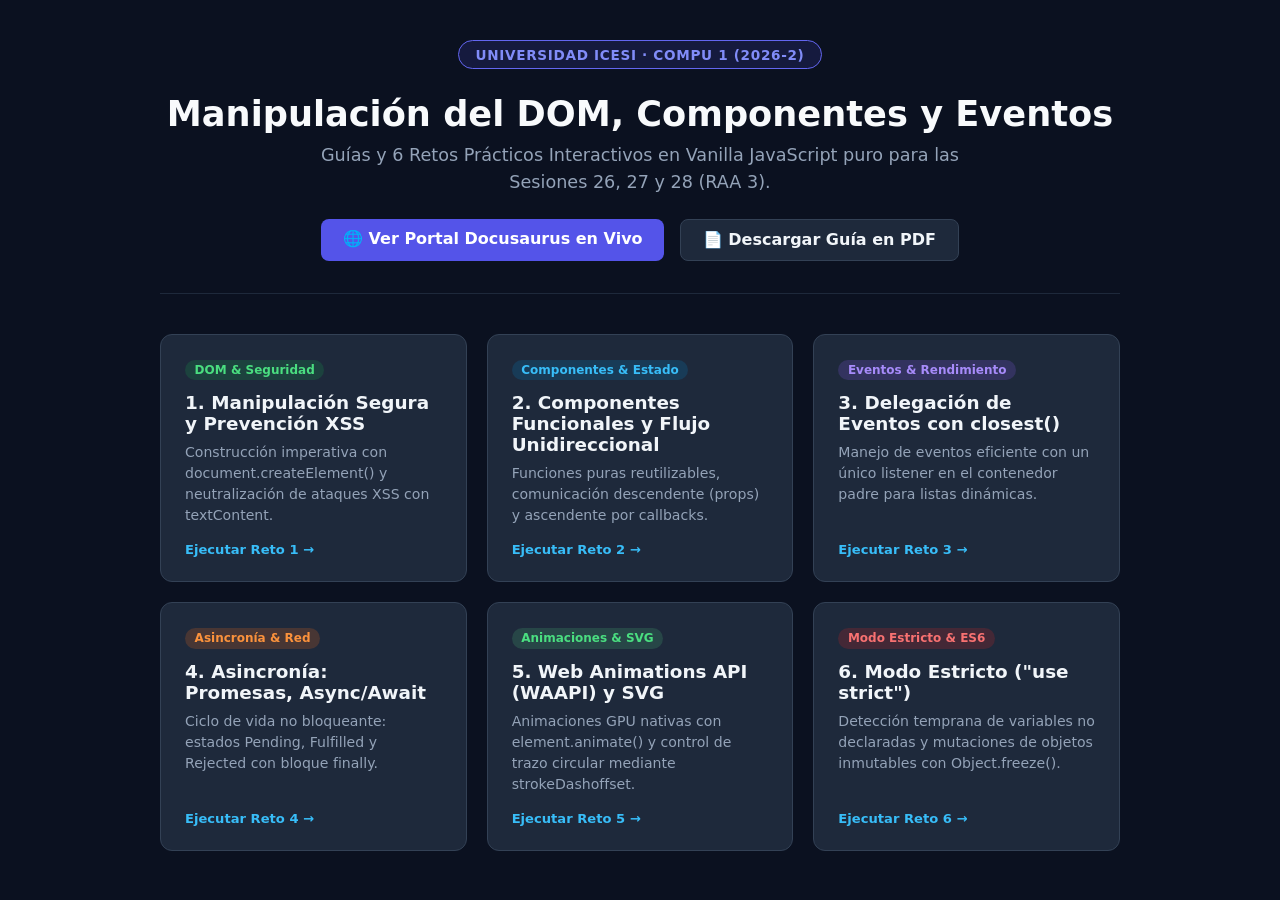
<file: index.html>
<!DOCTYPE html>
<html lang="es">
<head>
  <meta charset="UTF-8" />
  <meta name="viewport" content="width=device-width, initial-scale=1.0" />
  <title>Taller y Retos: DOM, Componentes y Eventos en Vanilla JS · Compu 1</title>
  <style>
    * { box-sizing: border-box; }
    body {
      margin: 0;
      padding: 2.5rem 1.5rem;
      background: #0b1120;
      color: #f8fafc;
      font-family: system-ui, -apple-system, BlinkMacSystemFont, "Segoe UI", Roboto, sans-serif;
    }
    .container { max-width: 960px; margin: 0 auto; }
    .hero {
      text-align: center;
      margin-bottom: 2.5rem;
      padding-bottom: 2rem;
      border-bottom: 1px solid #1e293b;
    }
    .hero-badge {
      display: inline-block;
      background: rgba(84, 84, 233, 0.15);
      color: #818cf8;
      border: 1px solid #6366f1;
      padding: 0.35rem 1rem;
      border-radius: 9999px;
      font-size: 0.85rem;
      font-weight: 700;
      margin-bottom: 1rem;
      letter-spacing: 0.05em;
    }
    h1 { font-size: 2.2rem; margin: 0.5rem 0; color: #f8fafc; }
    .subtitle { color: #94a3b8; font-size: 1.1rem; max-width: 700px; margin: 0.5rem auto 1.5rem; line-height: 1.5; }
    .links-bar {
      display: flex;
      justify-content: center;
      gap: 1rem;
      flex-wrap: wrap;
    }
    .btn-portal {
      background: #5454e9;
      color: white;
      text-decoration: none;
      padding: 0.65rem 1.35rem;
      border-radius: 8px;
      font-weight: 700;
      transition: background 0.2s;
    }
    .btn-portal:hover { background: #4338ca; }
    .btn-pdf {
      background: #1e293b;
      color: #f1f5f9;
      text-decoration: none;
      padding: 0.65rem 1.35rem;
      border-radius: 8px;
      font-weight: 700;
      border: 1px solid #334155;
      transition: all 0.2s;
    }
    .btn-pdf:hover { background: #334155; }
    .grid {
      display: grid;
      grid-template-columns: repeat(auto-fit, minmax(280px, 1fr));
      gap: 1.25rem;
      margin-top: 2rem;
    }
    .card {
      background: #1e293b;
      border: 1px solid #334155;
      border-radius: 12px;
      padding: 1.5rem;
      display: flex;
      flex-direction: column;
      justify-content: space-between;
      transition: transform 0.2s, border-color 0.2s;
      text-decoration: none;
      color: inherit;
    }
    .card:hover {
      transform: translateY(-3px);
      border-color: #38bdf8;
    }
    .card-badge {
      display: inline-block;
      font-size: 0.75rem;
      font-weight: 700;
      padding: 0.2rem 0.6rem;
      border-radius: 9999px;
      margin-bottom: 0.75rem;
      width: fit-content;
    }
    .card h3 { margin: 0 0 0.5rem 0; font-size: 1.15rem; color: #f1f5f9; }
    .card p { margin: 0 0 1rem 0; font-size: 0.88rem; color: #94a3b8; line-height: 1.5; flex-grow: 1; }
    .card-footer {
      font-size: 0.82rem;
      font-weight: 600;
      color: #38bdf8;
      display: flex;
      align-items: center;
      gap: 0.4rem;
    }
  </style>
</head>
<body>
  <div class="container">
    <div class="hero">
      <div class="hero-badge">UNIVERSIDAD ICESI · COMPU 1 (2026-2)</div>
      <h1>Manipulación del DOM, Componentes y Eventos</h1>
      <p class="subtitle">Guías y 6 Retos Prácticos Interactivos en Vanilla JavaScript puro para las Sesiones 26, 27 y 28 (RAA 3).</p>
      <div class="links-bar">
        <a class="btn-portal" href="http://192.168.131.10/iaslab/compu1/docs/talleres/taller-dom-vanillajs-componentes/" target="_blank">🌐 Ver Portal Docusaurus en Vivo</a>
        <a class="btn-pdf" href="guias/Taller_DOM_VanillaJS_Componentes_Eventos.pdf" target="_blank">📄 Descargar Guía en PDF</a>
      </div>
    </div>

    <div class="grid">
      <a class="card" href="retos/01-dom-seguro-xss/index.html">
        <div>
          <span class="card-badge" style="background: rgba(22, 163, 74, 0.2); color: #4ade80;">DOM & Seguridad</span>
          <h3>1. Manipulación Segura y Prevención XSS</h3>
          <p>Construcción imperativa con document.createElement() y neutralización de ataques XSS con textContent.</p>
        </div>
        <div class="card-footer">Ejecutar Reto 1 →</div>
      </a>

      <a class="card" href="retos/02-componentes-funcionales/index.html">
        <div>
          <span class="card-badge" style="background: rgba(2, 132, 199, 0.2); color: #38bdf8;">Componentes & Estado</span>
          <h3>2. Componentes Funcionales y Flujo Unidireccional</h3>
          <p>Funciones puras reutilizables, comunicación descendente (props) y ascendente por callbacks.</p>
        </div>
        <div class="card-footer">Ejecutar Reto 2 →</div>
      </a>

      <a class="card" href="retos/03-delegacion-eventos/index.html">
        <div>
          <span class="card-badge" style="background: rgba(134, 92, 240, 0.2); color: #a78bfa;">Eventos & Rendimiento</span>
          <h3>3. Delegación de Eventos con closest()</h3>
          <p>Manejo de eventos eficiente con un único listener en el contenedor padre para listas dinámicas.</p>
        </div>
        <div class="card-footer">Ejecutar Reto 3 →</div>
      </a>

      <a class="card" href="retos/04-promesas-asincronia/index.html">
        <div>
          <span class="card-badge" style="background: rgba(240, 104, 26, 0.2); color: #fb923c;">Asincronía & Red</span>
          <h3>4. Asincronía: Promesas, Async/Await</h3>
          <p>Ciclo de vida no bloqueante: estados Pending, Fulfilled y Rejected con bloque finally.</p>
        </div>
        <div class="card-footer">Ejecutar Reto 4 →</div>
      </a>

      <a class="card" href="retos/05-waapi-animaciones-svg/index.html">
        <div>
          <span class="card-badge" style="background: rgba(76, 185, 120, 0.2); color: #4ade80;">Animaciones & SVG</span>
          <h3>5. Web Animations API (WAAPI) y SVG</h3>
          <p>Animaciones GPU nativas con element.animate() y control de trazo circular mediante strokeDashoffset.</p>
        </div>
        <div class="card-footer">Ejecutar Reto 5 →</div>
      </a>

      <a class="card" href="retos/06-modo-estricto-diagnostico/index.html">
        <div>
          <span class="card-badge" style="background: rgba(220, 38, 38, 0.2); color: #f87171;">Modo Estricto & ES6</span>
          <h3>6. Modo Estricto ("use strict")</h3>
          <p>Detección temprana de variables no declaradas y mutaciones de objetos inmutables con Object.freeze().</p>
        </div>
        <div class="card-footer">Ejecutar Reto 6 →</div>
      </a>
    </div>
  </div>
</body>
</html>
</file>
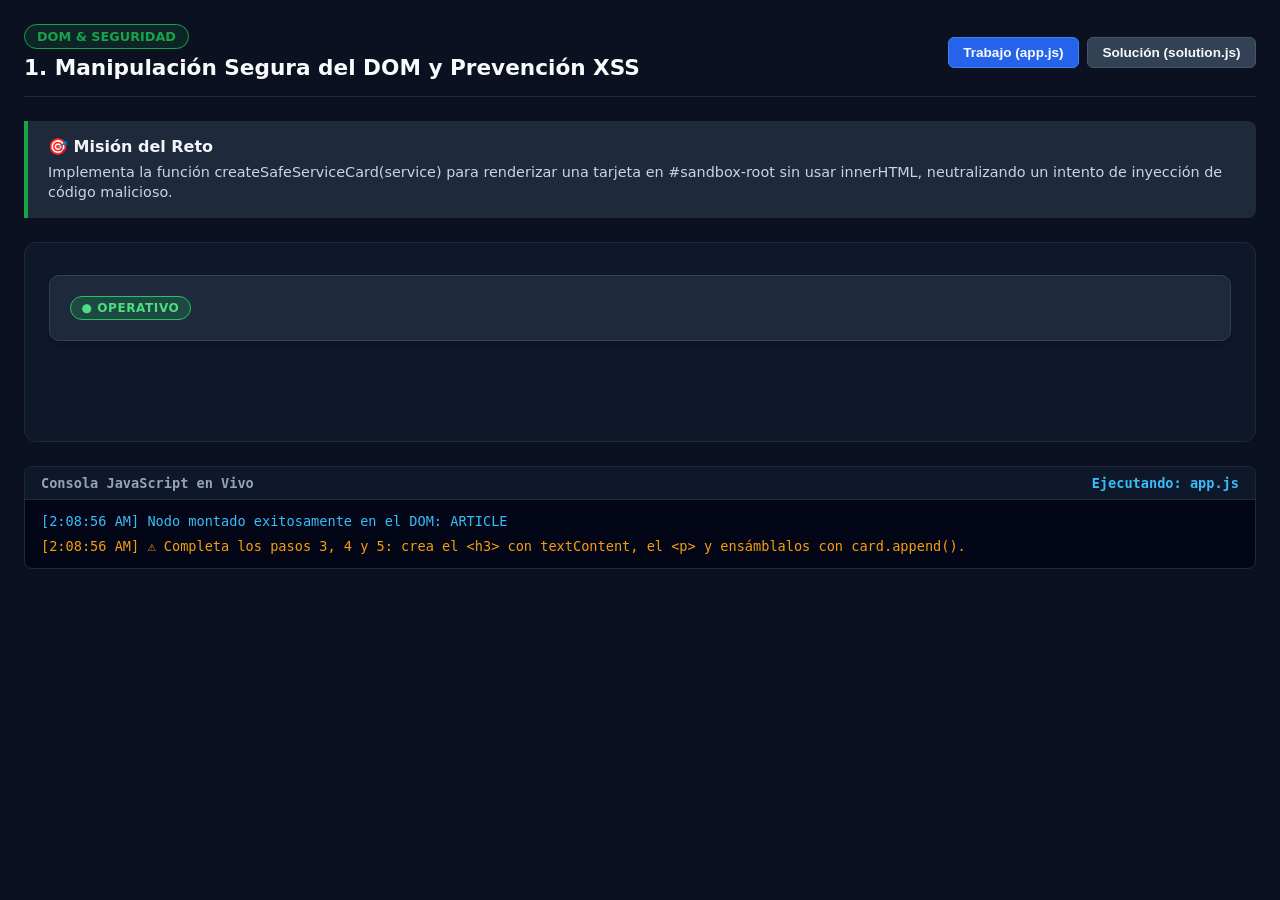
<file: retos/01-dom-seguro-xss/index.html>
<!DOCTYPE html>
<html lang="es">
<head>
  <meta charset="UTF-8" />
  <meta name="viewport" content="width=device-width, initial-scale=1.0" />
  <title>Reto 1 - 1. Manipulación Segura del DOM y Prevención XSS</title>
  <style>
    * { box-sizing: border-box; }
    body {
      margin: 0;
      padding: 1.5rem;
      background: #0b1120;
      color: #f8fafc;
      font-family: system-ui, -apple-system, BlinkMacSystemFont, "Segoe UI", Roboto, sans-serif;
    }
    .header-bar {
      display: flex;
      justify-content: space-between;
      align-items: center;
      flex-wrap: wrap;
      gap: 1rem;
      padding-bottom: 1rem;
      border-bottom: 1px solid #1e293b;
      margin-bottom: 1.5rem;
    }
    .badge {
      display: inline-block;
      background: #16a34a22;
      color: #16a34a;
      border: 1px solid #16a34a;
      padding: 0.25rem 0.75rem;
      border-radius: 9999px;
      font-size: 0.8rem;
      font-weight: 700;
      text-transform: uppercase;
    }
    .btn-switch {
      background: #334155;
      color: #f8fafc;
      border: 1px solid #475569;
      padding: 0.45rem 0.9rem;
      border-radius: 6px;
      font-size: 0.85rem;
      font-weight: 600;
      cursor: pointer;
      transition: all 0.2s;
    }
    .btn-switch:hover { background: #475569; }
    .btn-switch.active {
      background: #2563eb;
      border-color: #3b82f6;
    }
    .card-mission {
      background: #1e293b;
      border-left: 4px solid #16a34a;
      border-radius: 0 8px 8px 0;
      padding: 1rem 1.25rem;
      margin-bottom: 1.5rem;
    }
    .card-mission h4 { margin: 0 0 0.35rem 0; font-size: 1rem; color: #f1f5f9; }
    .card-mission p { margin: 0; font-size: 0.9rem; color: #cbd5e1; line-height: 1.4; }
    #sandbox-root {
      background: #0f172a;
      border: 1px solid #1e293b;
      border-radius: 12px;
      padding: 1.5rem;
      min-height: 200px;
    }
    .console-panel {
      margin-top: 1.5rem;
      background: #020617;
      border: 1px solid #1e293b;
      border-radius: 8px;
      font-family: ui-monospace, SFMono-Regular, Menlo, Monaco, Consolas, monospace;
      font-size: 0.85rem;
      overflow: hidden;
    }
    .console-header {
      background: #0f172a;
      padding: 0.5rem 1rem;
      font-weight: 700;
      color: #94a3b8;
      border-bottom: 1px solid #1e293b;
      display: flex;
      justify-content: space-between;
    }
    .console-body {
      padding: 0.75rem 1rem;
      max-height: 180px;
      overflow-y: auto;
      display: flex;
      flex-direction: column;
      gap: 0.35rem;
    }
    .log-entry { line-height: 1.4; }
    .log-info { color: #38bdf8; }
    .log-warn { color: #f59e0b; }
    .log-error { color: #f87171; }
    .log-success { color: #4ade80; }
  </style>
  <link rel="stylesheet" href="styles.css" />
</head>
<body>
  <div class="header-bar">
    <div>
      <span class="badge">DOM & Seguridad</span>
      <h2 style="margin: 0.4rem 0 0 0; font-size: 1.35rem;">1. Manipulación Segura del DOM y Prevención XSS</h2>
    </div>
    <div style="display: flex; gap: 0.5rem; align-items: center;">
      <button id="btn-starter" class="btn-switch active" onclick="loadScript('app.js')">Trabajo (app.js)</button>
      <button id="btn-solution" class="btn-switch" onclick="loadScript('solution.js')">Solución (solution.js)</button>
    </div>
  </div>

  <div class="card-mission">
    <h4>🎯 Misión del Reto</h4>
    <p>Implementa la función createSafeServiceCard(service) para renderizar una tarjeta en #sandbox-root sin usar innerHTML, neutralizando un intento de inyección de código malicioso.</p>
  </div>

  <!-- Raíz de Montaje del DOM -->
  <div id="sandbox-root"></div>

  <!-- Consola en Vivo -->
  <div class="console-panel">
    <div class="console-header">
      <span>Consola JavaScript en Vivo</span>
      <span id="active-script-label" style="color: #38bdf8;">Ejecutando: app.js</span>
    </div>
    <div id="console-output" class="console-body"></div>
  </div>

  <script>
    // Interceptor de consola
    const consoleBox = document.getElementById("console-output");
    function appendLog(type, text) {
      if (!consoleBox) return;
      const el = document.createElement("div");
      el.className = "log-entry log-" + type;
      el.textContent = "[" + new Date().toLocaleTimeString() + "] " + text;
      consoleBox.appendChild(el);
      consoleBox.scrollTop = consoleBox.scrollHeight;
    }

    const _origLog = console.log;
    const _origWarn = console.warn;
    const _origError = console.error;
    const _origInfo = console.info;

    console.log = function(...args) {
      const msg = args.map(a => typeof a === 'object' ? JSON.stringify(a) : String(a)).join(' ');
      appendLog(msg.includes('✅') ? 'success' : 'info', msg);
      _origLog.apply(console, args);
    };
    console.warn = function(...args) {
      appendLog('warn', args.join(' '));
      _origWarn.apply(console, args);
    };
    console.error = function(...args) {
      appendLog('error', args.join(' '));
      _origError.apply(console, args);
    };
    console.info = function(...args) {
      appendLog('info', args.join(' '));
      _origInfo.apply(console, args);
    };

    window.addEventListener("error", function(e) {
      appendLog('error', "Error en ejecución: " + e.message);
    });

    function resetSandbox() {
      consoleBox.innerHTML = "";
      const root = document.getElementById("sandbox-root");
      if (root) root.innerHTML = "";
    }

    function runHarnessPre() {
      try {
        
// --- [HARNESS OCULTO - CONFIGURACIÓN DEL ENTORNO] ---
window.__xssExploited = false;
window.__hacked = function() {
  window.__xssExploited = true;
  console.error("🚨 CRÍTICO: XSS detectado! Se ejecutó código malicioso a través de innerHTML.");
};

const root = document.getElementById("sandbox-root");
if (root) root.innerHTML = "";

// Payload malicioso simulando respuesta de backend no sanitizada
window.maliciousService = {
  id: "srv-auth-99",
  name: "<img src=invalid-img onerror='window.__hacked()'> Auth-Gateway V2",
  status: "active",
  latency: 34,
  version: "2.4.1"
};
    
      } catch(e) {
        console.error("Fallo en setup:", e.message);
      }
    }

    function runHarnessPost() {
      try {
        
// --- [HARNESS OCULTO - VALIDACIÓN AUTOMATIZADA] ---
setTimeout(() => {
  const root = document.getElementById("sandbox-root");
  if (window.__xssExploited) {
    console.error("❌ EVALUACIÓN FALLIDA: Se detectó inyección XSS. Has usado innerHTML en lugar de textContent.");
  } else {
    const card = root ? root.querySelector(".service-card") : null;
    const h3 = card ? card.querySelector("h3") : null;
    const p = card ? card.querySelector(".metric-text") : null;

    if (card && h3 && p && h3.textContent.includes("Auth-Gateway")) {
      console.log("✅ EVALUACIÓN EXITOSA: La tarjeta se montó limpiamente en memoria, 100% inmune a XSS.");
    } else {
      console.warn("⚠️ Completa los pasos 3, 4 y 5: crea el <h3> con textContent, el <p> y ensámblalos con card.append().");
    }
  }
}, 100);
    
      } catch(e) {
        console.error("Fallo en verificación:", e.message);
      }
    }

    function loadScript(scriptName) {
      resetSandbox();
      document.getElementById("btn-starter").className = scriptName === 'app.js' ? 'btn-switch active' : 'btn-switch';
      document.getElementById("btn-solution").className = scriptName === 'solution.js' ? 'btn-switch active' : 'btn-switch';
      document.getElementById("active-script-label").textContent = "Ejecutando: " + scriptName;

      runHarnessPre();

      // Cargar script dinámicamente
      fetch(scriptName + "?t=" + Date.now())
        .then(res => res.text())
        .then(code => {
          try {
            const runner = new Function(code);
            runner();
            runHarnessPost();
          } catch(err) {
            console.error("Error (" + err.name + "): " + err.message);
          }
        })
        .catch(err => {
          console.error("Error al cargar " + scriptName + ":", err.message);
        });
    }

    // Inicializar al cargar
    window.addEventListener("DOMContentLoaded", () => {
      loadScript("app.js");
    });
  </script>
</body>
</html>
</file>
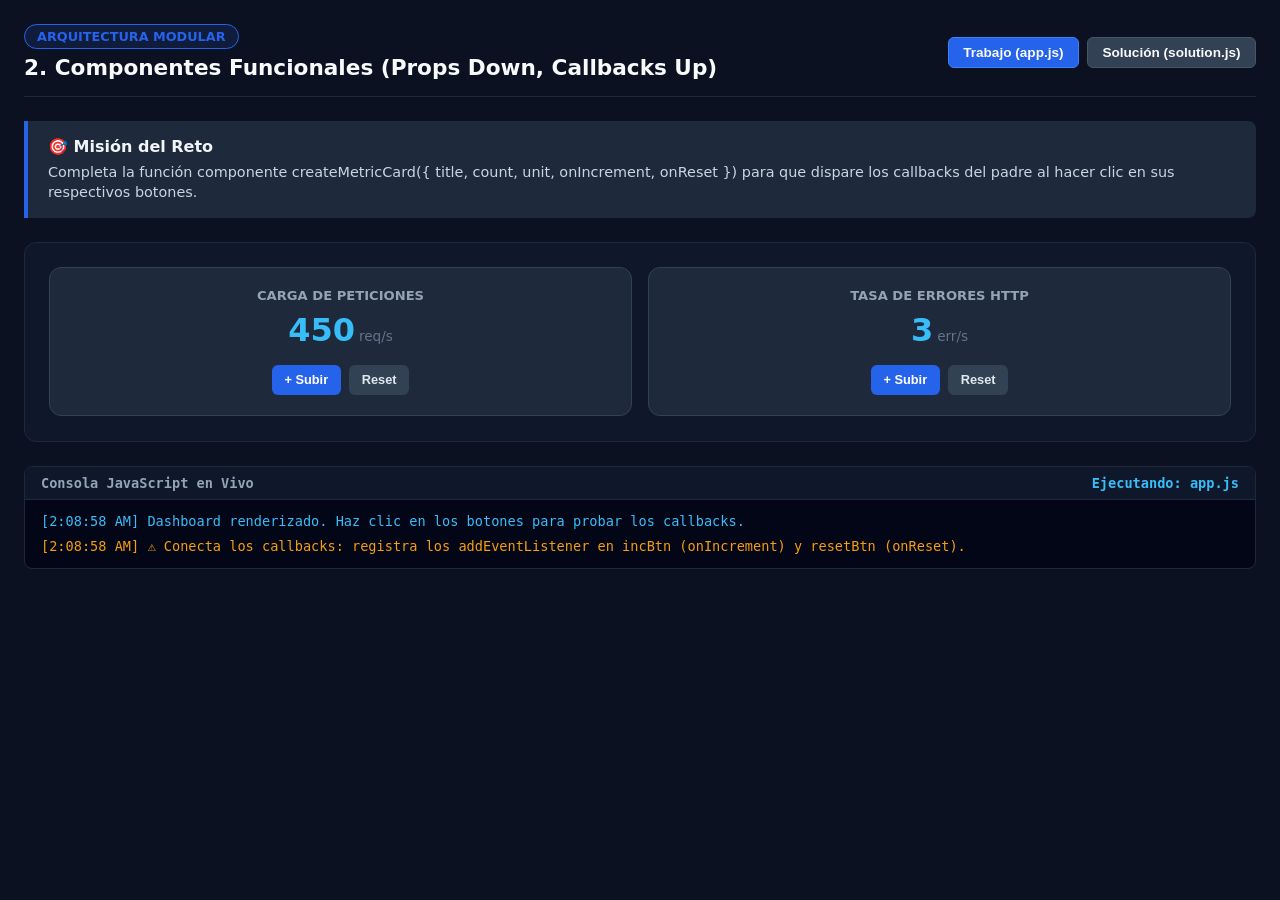
<file: retos/02-componentes-funcionales/index.html>
<!DOCTYPE html>
<html lang="es">
<head>
  <meta charset="UTF-8" />
  <meta name="viewport" content="width=device-width, initial-scale=1.0" />
  <title>Reto 2 - 2. Componentes Funcionales (Props Down, Callbacks Up)</title>
  <style>
    * { box-sizing: border-box; }
    body {
      margin: 0;
      padding: 1.5rem;
      background: #0b1120;
      color: #f8fafc;
      font-family: system-ui, -apple-system, BlinkMacSystemFont, "Segoe UI", Roboto, sans-serif;
    }
    .header-bar {
      display: flex;
      justify-content: space-between;
      align-items: center;
      flex-wrap: wrap;
      gap: 1rem;
      padding-bottom: 1rem;
      border-bottom: 1px solid #1e293b;
      margin-bottom: 1.5rem;
    }
    .badge {
      display: inline-block;
      background: #2563eb22;
      color: #2563eb;
      border: 1px solid #2563eb;
      padding: 0.25rem 0.75rem;
      border-radius: 9999px;
      font-size: 0.8rem;
      font-weight: 700;
      text-transform: uppercase;
    }
    .btn-switch {
      background: #334155;
      color: #f8fafc;
      border: 1px solid #475569;
      padding: 0.45rem 0.9rem;
      border-radius: 6px;
      font-size: 0.85rem;
      font-weight: 600;
      cursor: pointer;
      transition: all 0.2s;
    }
    .btn-switch:hover { background: #475569; }
    .btn-switch.active {
      background: #2563eb;
      border-color: #3b82f6;
    }
    .card-mission {
      background: #1e293b;
      border-left: 4px solid #2563eb;
      border-radius: 0 8px 8px 0;
      padding: 1rem 1.25rem;
      margin-bottom: 1.5rem;
    }
    .card-mission h4 { margin: 0 0 0.35rem 0; font-size: 1rem; color: #f1f5f9; }
    .card-mission p { margin: 0; font-size: 0.9rem; color: #cbd5e1; line-height: 1.4; }
    #sandbox-root {
      background: #0f172a;
      border: 1px solid #1e293b;
      border-radius: 12px;
      padding: 1.5rem;
      min-height: 200px;
    }
    .console-panel {
      margin-top: 1.5rem;
      background: #020617;
      border: 1px solid #1e293b;
      border-radius: 8px;
      font-family: ui-monospace, SFMono-Regular, Menlo, Monaco, Consolas, monospace;
      font-size: 0.85rem;
      overflow: hidden;
    }
    .console-header {
      background: #0f172a;
      padding: 0.5rem 1rem;
      font-weight: 700;
      color: #94a3b8;
      border-bottom: 1px solid #1e293b;
      display: flex;
      justify-content: space-between;
    }
    .console-body {
      padding: 0.75rem 1rem;
      max-height: 180px;
      overflow-y: auto;
      display: flex;
      flex-direction: column;
      gap: 0.35rem;
    }
    .log-entry { line-height: 1.4; }
    .log-info { color: #38bdf8; }
    .log-warn { color: #f59e0b; }
    .log-error { color: #f87171; }
    .log-success { color: #4ade80; }
  </style>
  <link rel="stylesheet" href="styles.css" />
</head>
<body>
  <div class="header-bar">
    <div>
      <span class="badge">Arquitectura Modular</span>
      <h2 style="margin: 0.4rem 0 0 0; font-size: 1.35rem;">2. Componentes Funcionales (Props Down, Callbacks Up)</h2>
    </div>
    <div style="display: flex; gap: 0.5rem; align-items: center;">
      <button id="btn-starter" class="btn-switch active" onclick="loadScript('app.js')">Trabajo (app.js)</button>
      <button id="btn-solution" class="btn-switch" onclick="loadScript('solution.js')">Solución (solution.js)</button>
    </div>
  </div>

  <div class="card-mission">
    <h4>🎯 Misión del Reto</h4>
    <p>Completa la función componente createMetricCard({ title, count, unit, onIncrement, onReset }) para que dispare los callbacks del padre al hacer clic en sus respectivos botones.</p>
  </div>

  <!-- Raíz de Montaje del DOM -->
  <div id="sandbox-root"></div>

  <!-- Consola en Vivo -->
  <div class="console-panel">
    <div class="console-header">
      <span>Consola JavaScript en Vivo</span>
      <span id="active-script-label" style="color: #38bdf8;">Ejecutando: app.js</span>
    </div>
    <div id="console-output" class="console-body"></div>
  </div>

  <script>
    // Interceptor de consola
    const consoleBox = document.getElementById("console-output");
    function appendLog(type, text) {
      if (!consoleBox) return;
      const el = document.createElement("div");
      el.className = "log-entry log-" + type;
      el.textContent = "[" + new Date().toLocaleTimeString() + "] " + text;
      consoleBox.appendChild(el);
      consoleBox.scrollTop = consoleBox.scrollHeight;
    }

    const _origLog = console.log;
    const _origWarn = console.warn;
    const _origError = console.error;
    const _origInfo = console.info;

    console.log = function(...args) {
      const msg = args.map(a => typeof a === 'object' ? JSON.stringify(a) : String(a)).join(' ');
      appendLog(msg.includes('✅') ? 'success' : 'info', msg);
      _origLog.apply(console, args);
    };
    console.warn = function(...args) {
      appendLog('warn', args.join(' '));
      _origWarn.apply(console, args);
    };
    console.error = function(...args) {
      appendLog('error', args.join(' '));
      _origError.apply(console, args);
    };
    console.info = function(...args) {
      appendLog('info', args.join(' '));
      _origInfo.apply(console, args);
    };

    window.addEventListener("error", function(e) {
      appendLog('error', "Error en ejecución: " + e.message);
    });

    function resetSandbox() {
      consoleBox.innerHTML = "";
      const root = document.getElementById("sandbox-root");
      if (root) root.innerHTML = "";
    }

    function runHarnessPre() {
      try {
        
// --- [HARNESS OCULTO - RESET DEL DOM] ---
window.__state = {
  peticionesPorSegundo: 450,
  erroresDetectados: 3
};
const root = document.getElementById("sandbox-root");
if (root) root.innerHTML = "";
    
      } catch(e) {
        console.error("Fallo en setup:", e.message);
      }
    }

    function runHarnessPost() {
      try {
        
// --- [HARNESS OCULTO - TEST] ---
setTimeout(() => {
  const root = document.getElementById("sandbox-root");
  const cards = root ? root.querySelectorAll(".metric-card") : [];
  if (cards.length !== 2) {
    console.warn("⚠️ Se esperaban 2 tarjetas .metric-card en el dashboard.");
    return;
  }
  const incBtn = cards[0].querySelector(".btn-primary");
  const stateRef = window.__state;
  if (!stateRef) return;
  const valBefore = stateRef.peticionesPorSegundo;
  if (incBtn) incBtn.click();
  if (stateRef.peticionesPorSegundo > valBefore) {
    console.log("✅ EVALUACIÓN EXITOSA: Callbacks conectados. El componente hijo comunica eventos al padre.");
  } else {
    console.warn("⚠️ Conecta los callbacks: registra los addEventListener en incBtn (onIncrement) y resetBtn (onReset).");
  }
}, 100);
    
      } catch(e) {
        console.error("Fallo en verificación:", e.message);
      }
    }

    function loadScript(scriptName) {
      resetSandbox();
      document.getElementById("btn-starter").className = scriptName === 'app.js' ? 'btn-switch active' : 'btn-switch';
      document.getElementById("btn-solution").className = scriptName === 'solution.js' ? 'btn-switch active' : 'btn-switch';
      document.getElementById("active-script-label").textContent = "Ejecutando: " + scriptName;

      runHarnessPre();

      // Cargar script dinámicamente
      fetch(scriptName + "?t=" + Date.now())
        .then(res => res.text())
        .then(code => {
          try {
            const runner = new Function(code);
            runner();
            runHarnessPost();
          } catch(err) {
            console.error("Error (" + err.name + "): " + err.message);
          }
        })
        .catch(err => {
          console.error("Error al cargar " + scriptName + ":", err.message);
        });
    }

    // Inicializar al cargar
    window.addEventListener("DOMContentLoaded", () => {
      loadScript("app.js");
    });
  </script>
</body>
</html>
</file>
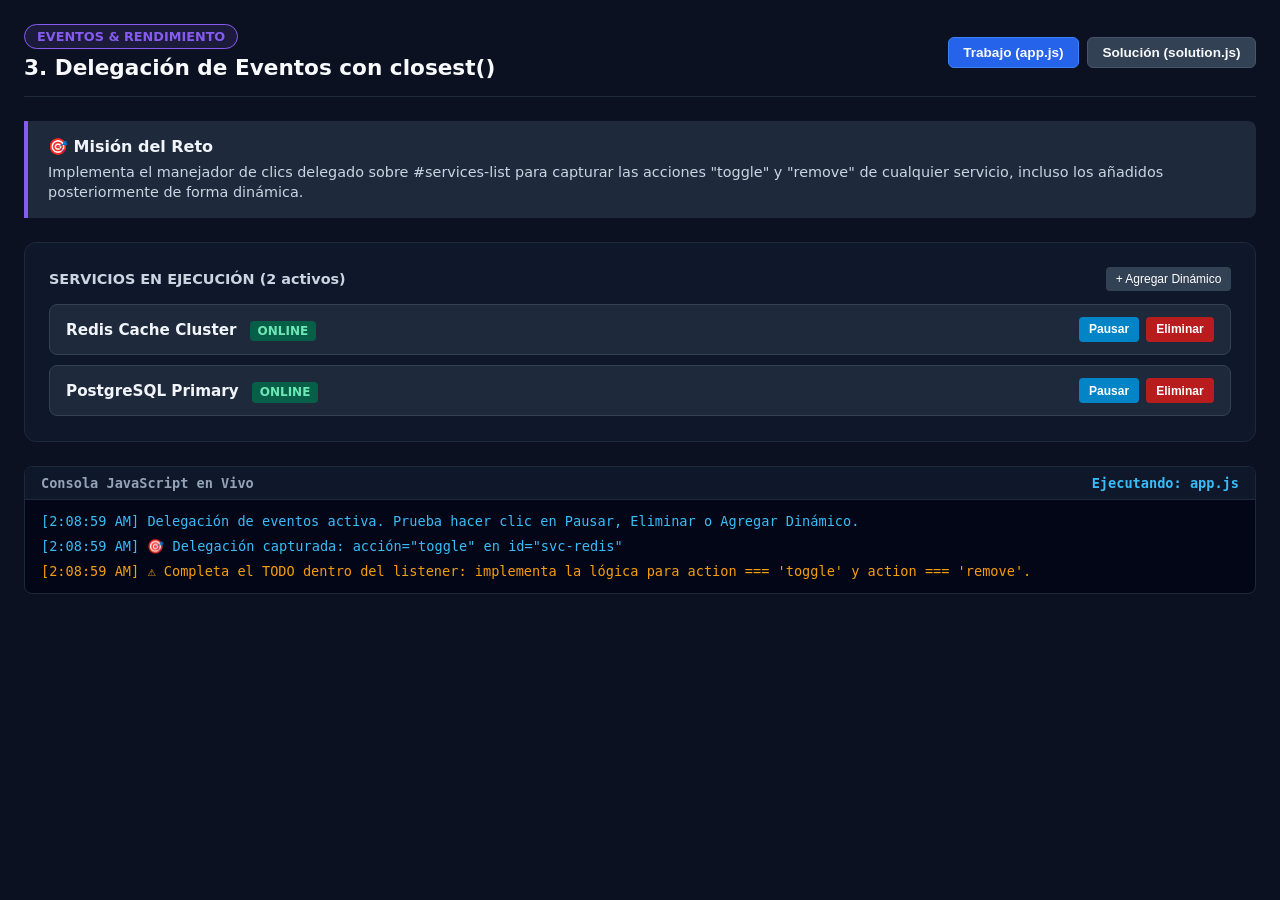
<file: retos/03-delegacion-eventos/index.html>
<!DOCTYPE html>
<html lang="es">
<head>
  <meta charset="UTF-8" />
  <meta name="viewport" content="width=device-width, initial-scale=1.0" />
  <title>Reto 3 - 3. Delegación de Eventos con closest()</title>
  <style>
    * { box-sizing: border-box; }
    body {
      margin: 0;
      padding: 1.5rem;
      background: #0b1120;
      color: #f8fafc;
      font-family: system-ui, -apple-system, BlinkMacSystemFont, "Segoe UI", Roboto, sans-serif;
    }
    .header-bar {
      display: flex;
      justify-content: space-between;
      align-items: center;
      flex-wrap: wrap;
      gap: 1rem;
      padding-bottom: 1rem;
      border-bottom: 1px solid #1e293b;
      margin-bottom: 1.5rem;
    }
    .badge {
      display: inline-block;
      background: #865cf022;
      color: #865cf0;
      border: 1px solid #865cf0;
      padding: 0.25rem 0.75rem;
      border-radius: 9999px;
      font-size: 0.8rem;
      font-weight: 700;
      text-transform: uppercase;
    }
    .btn-switch {
      background: #334155;
      color: #f8fafc;
      border: 1px solid #475569;
      padding: 0.45rem 0.9rem;
      border-radius: 6px;
      font-size: 0.85rem;
      font-weight: 600;
      cursor: pointer;
      transition: all 0.2s;
    }
    .btn-switch:hover { background: #475569; }
    .btn-switch.active {
      background: #2563eb;
      border-color: #3b82f6;
    }
    .card-mission {
      background: #1e293b;
      border-left: 4px solid #865cf0;
      border-radius: 0 8px 8px 0;
      padding: 1rem 1.25rem;
      margin-bottom: 1.5rem;
    }
    .card-mission h4 { margin: 0 0 0.35rem 0; font-size: 1rem; color: #f1f5f9; }
    .card-mission p { margin: 0; font-size: 0.9rem; color: #cbd5e1; line-height: 1.4; }
    #sandbox-root {
      background: #0f172a;
      border: 1px solid #1e293b;
      border-radius: 12px;
      padding: 1.5rem;
      min-height: 200px;
    }
    .console-panel {
      margin-top: 1.5rem;
      background: #020617;
      border: 1px solid #1e293b;
      border-radius: 8px;
      font-family: ui-monospace, SFMono-Regular, Menlo, Monaco, Consolas, monospace;
      font-size: 0.85rem;
      overflow: hidden;
    }
    .console-header {
      background: #0f172a;
      padding: 0.5rem 1rem;
      font-weight: 700;
      color: #94a3b8;
      border-bottom: 1px solid #1e293b;
      display: flex;
      justify-content: space-between;
    }
    .console-body {
      padding: 0.75rem 1rem;
      max-height: 180px;
      overflow-y: auto;
      display: flex;
      flex-direction: column;
      gap: 0.35rem;
    }
    .log-entry { line-height: 1.4; }
    .log-info { color: #38bdf8; }
    .log-warn { color: #f59e0b; }
    .log-error { color: #f87171; }
    .log-success { color: #4ade80; }
  </style>
  <link rel="stylesheet" href="styles.css" />
</head>
<body>
  <div class="header-bar">
    <div>
      <span class="badge">Eventos & Rendimiento</span>
      <h2 style="margin: 0.4rem 0 0 0; font-size: 1.35rem;">3. Delegación de Eventos con closest()</h2>
    </div>
    <div style="display: flex; gap: 0.5rem; align-items: center;">
      <button id="btn-starter" class="btn-switch active" onclick="loadScript('app.js')">Trabajo (app.js)</button>
      <button id="btn-solution" class="btn-switch" onclick="loadScript('solution.js')">Solución (solution.js)</button>
    </div>
  </div>

  <div class="card-mission">
    <h4>🎯 Misión del Reto</h4>
    <p>Implementa el manejador de clics delegado sobre #services-list para capturar las acciones "toggle" y "remove" de cualquier servicio, incluso los añadidos posteriormente de forma dinámica.</p>
  </div>

  <!-- Raíz de Montaje del DOM -->
  <div id="sandbox-root"></div>

  <!-- Consola en Vivo -->
  <div class="console-panel">
    <div class="console-header">
      <span>Consola JavaScript en Vivo</span>
      <span id="active-script-label" style="color: #38bdf8;">Ejecutando: app.js</span>
    </div>
    <div id="console-output" class="console-body"></div>
  </div>

  <script>
    // Interceptor de consola
    const consoleBox = document.getElementById("console-output");
    function appendLog(type, text) {
      if (!consoleBox) return;
      const el = document.createElement("div");
      el.className = "log-entry log-" + type;
      el.textContent = "[" + new Date().toLocaleTimeString() + "] " + text;
      consoleBox.appendChild(el);
      consoleBox.scrollTop = consoleBox.scrollHeight;
    }

    const _origLog = console.log;
    const _origWarn = console.warn;
    const _origError = console.error;
    const _origInfo = console.info;

    console.log = function(...args) {
      const msg = args.map(a => typeof a === 'object' ? JSON.stringify(a) : String(a)).join(' ');
      appendLog(msg.includes('✅') ? 'success' : 'info', msg);
      _origLog.apply(console, args);
    };
    console.warn = function(...args) {
      appendLog('warn', args.join(' '));
      _origWarn.apply(console, args);
    };
    console.error = function(...args) {
      appendLog('error', args.join(' '));
      _origError.apply(console, args);
    };
    console.info = function(...args) {
      appendLog('info', args.join(' '));
      _origInfo.apply(console, args);
    };

    window.addEventListener("error", function(e) {
      appendLog('error', "Error en ejecución: " + e.message);
    });

    function resetSandbox() {
      consoleBox.innerHTML = "";
      const root = document.getElementById("sandbox-root");
      if (root) root.innerHTML = "";
    }

    function runHarnessPre() {
      try {
        
// --- [HARNESS OCULTO - CONFIGURACIÓN DEL LISTADO] ---
const root = document.getElementById("sandbox-root");
if (root) {
  root.innerHTML = `
    <div style="margin-bottom: 0.8rem; display: flex; justify-content: space-between; align-items: center;">
      <strong style="color: #cbd5e1; font-size: 0.9rem;">SERVICIOS EN EJECUCIÓN (2 activos)</strong>
      <button id="btn-add-dynamic" class="btn btn-secondary" style="font-size: 0.75rem; padding: 0.3rem 0.6rem; cursor: pointer; background: #334155; color: #fff; border: none; border-radius: 4px;">+ Agregar Dinámico</button>
    </div>
    <div id="services-list" class="services-container">
      <div class="service-row" data-id="svc-redis">
        <div>
          <span class="service-name">Redis Cache Cluster</span>
          <span class="badge-state online">ONLINE</span>
        </div>
        <div class="actions-group">
          <button class="btn-sm btn-toggle" data-action="toggle">Pausar</button>
          <button class="btn-sm btn-remove" data-action="remove">Eliminar</button>
        </div>
      </div>
      <div class="service-row" data-id="svc-postgres">
        <div>
          <span class="service-name">PostgreSQL Primary</span>
          <span class="badge-state online">ONLINE</span>
        </div>
        <div class="actions-group">
          <button class="btn-sm btn-toggle" data-action="toggle">Pausar</button>
          <button class="btn-sm btn-remove" data-action="remove">Eliminar</button>
        </div>
      </div>
    </div>
  `;

  const addBtn = document.getElementById("btn-add-dynamic");
  if (addBtn) {
    addBtn.addEventListener("click", () => {
      const list = document.getElementById("services-list");
      if (!list) return;
      const randomId = "svc-" + Math.floor(Math.random() * 900 + 100);
      const row = document.createElement("div");
      row.className = "service-row";
      row.dataset.id = randomId;
      row.innerHTML = `
        <div>
          <span class="service-name">Microservicio ${randomId}</span>
          <span class="badge-state online">ONLINE</span>
        </div>
        <div class="actions-group">
          <button class="btn-sm btn-toggle" data-action="toggle">Pausar</button>
          <button class="btn-sm btn-remove" data-action="remove">Eliminar</button>
        </div>
      `;
      list.appendChild(row);
      console.log("➕ Elemento dinámico añadido:", randomId, "(¡Atendido automáticamente por delegación!)");
    });
  }
}
    
      } catch(e) {
        console.error("Fallo en setup:", e.message);
      }
    }

    function runHarnessPost() {
      try {
        
// --- [HARNESS OCULTO - VERIFICACIÓN] ---
setTimeout(() => {
  const list = document.getElementById("services-list");
  if (!list) return;
  const firstToggle = list.querySelector("[data-action='toggle']");
  const firstRow = list.querySelector(".service-row");
  if (firstToggle && firstRow) {
    firstToggle.click();
    if (firstRow.classList.contains("paused")) {
      console.log("✅ EVALUACIÓN EXITOSA: Delegación configurada. Las acciones 'toggle' y 'remove' operan correctamente.");
      firstToggle.click();
    } else {
      console.warn("⚠️ Completa el TODO dentro del listener: implementa la lógica para action === 'toggle' y action === 'remove'.");
    }
  }
}, 100);
    
      } catch(e) {
        console.error("Fallo en verificación:", e.message);
      }
    }

    function loadScript(scriptName) {
      resetSandbox();
      document.getElementById("btn-starter").className = scriptName === 'app.js' ? 'btn-switch active' : 'btn-switch';
      document.getElementById("btn-solution").className = scriptName === 'solution.js' ? 'btn-switch active' : 'btn-switch';
      document.getElementById("active-script-label").textContent = "Ejecutando: " + scriptName;

      runHarnessPre();

      // Cargar script dinámicamente
      fetch(scriptName + "?t=" + Date.now())
        .then(res => res.text())
        .then(code => {
          try {
            const runner = new Function(code);
            runner();
            runHarnessPost();
          } catch(err) {
            console.error("Error (" + err.name + "): " + err.message);
          }
        })
        .catch(err => {
          console.error("Error al cargar " + scriptName + ":", err.message);
        });
    }

    // Inicializar al cargar
    window.addEventListener("DOMContentLoaded", () => {
      loadScript("app.js");
    });
  </script>
</body>
</html>
</file>
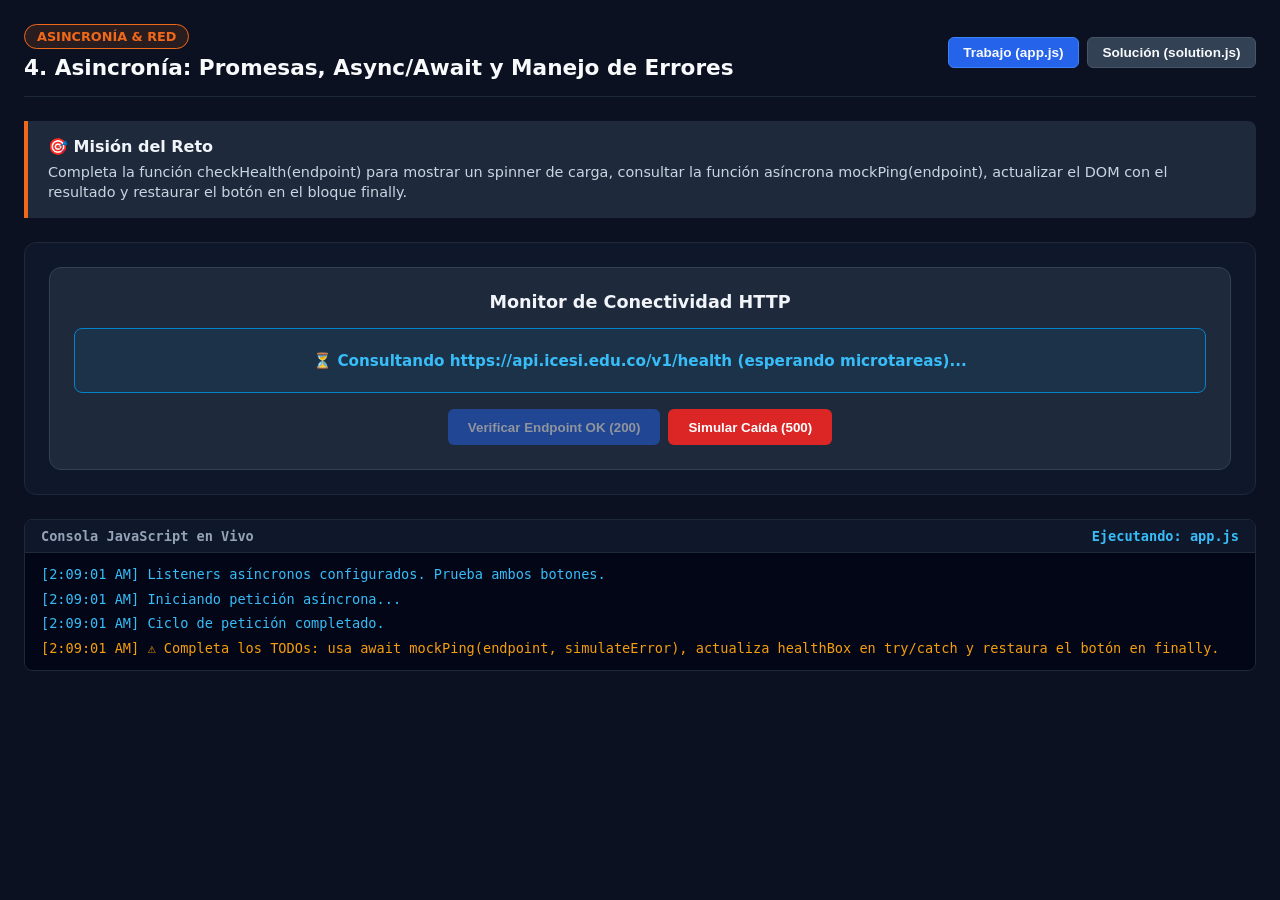
<file: retos/04-promesas-asincronia/index.html>
<!DOCTYPE html>
<html lang="es">
<head>
  <meta charset="UTF-8" />
  <meta name="viewport" content="width=device-width, initial-scale=1.0" />
  <title>Reto 4 - 4. Asincronía: Promesas, Async/Await y Manejo de Errores</title>
  <style>
    * { box-sizing: border-box; }
    body {
      margin: 0;
      padding: 1.5rem;
      background: #0b1120;
      color: #f8fafc;
      font-family: system-ui, -apple-system, BlinkMacSystemFont, "Segoe UI", Roboto, sans-serif;
    }
    .header-bar {
      display: flex;
      justify-content: space-between;
      align-items: center;
      flex-wrap: wrap;
      gap: 1rem;
      padding-bottom: 1rem;
      border-bottom: 1px solid #1e293b;
      margin-bottom: 1.5rem;
    }
    .badge {
      display: inline-block;
      background: #f0681a22;
      color: #f0681a;
      border: 1px solid #f0681a;
      padding: 0.25rem 0.75rem;
      border-radius: 9999px;
      font-size: 0.8rem;
      font-weight: 700;
      text-transform: uppercase;
    }
    .btn-switch {
      background: #334155;
      color: #f8fafc;
      border: 1px solid #475569;
      padding: 0.45rem 0.9rem;
      border-radius: 6px;
      font-size: 0.85rem;
      font-weight: 600;
      cursor: pointer;
      transition: all 0.2s;
    }
    .btn-switch:hover { background: #475569; }
    .btn-switch.active {
      background: #2563eb;
      border-color: #3b82f6;
    }
    .card-mission {
      background: #1e293b;
      border-left: 4px solid #f0681a;
      border-radius: 0 8px 8px 0;
      padding: 1rem 1.25rem;
      margin-bottom: 1.5rem;
    }
    .card-mission h4 { margin: 0 0 0.35rem 0; font-size: 1rem; color: #f1f5f9; }
    .card-mission p { margin: 0; font-size: 0.9rem; color: #cbd5e1; line-height: 1.4; }
    #sandbox-root {
      background: #0f172a;
      border: 1px solid #1e293b;
      border-radius: 12px;
      padding: 1.5rem;
      min-height: 200px;
    }
    .console-panel {
      margin-top: 1.5rem;
      background: #020617;
      border: 1px solid #1e293b;
      border-radius: 8px;
      font-family: ui-monospace, SFMono-Regular, Menlo, Monaco, Consolas, monospace;
      font-size: 0.85rem;
      overflow: hidden;
    }
    .console-header {
      background: #0f172a;
      padding: 0.5rem 1rem;
      font-weight: 700;
      color: #94a3b8;
      border-bottom: 1px solid #1e293b;
      display: flex;
      justify-content: space-between;
    }
    .console-body {
      padding: 0.75rem 1rem;
      max-height: 180px;
      overflow-y: auto;
      display: flex;
      flex-direction: column;
      gap: 0.35rem;
    }
    .log-entry { line-height: 1.4; }
    .log-info { color: #38bdf8; }
    .log-warn { color: #f59e0b; }
    .log-error { color: #f87171; }
    .log-success { color: #4ade80; }
  </style>
  <link rel="stylesheet" href="styles.css" />
</head>
<body>
  <div class="header-bar">
    <div>
      <span class="badge">Asincronía & Red</span>
      <h2 style="margin: 0.4rem 0 0 0; font-size: 1.35rem;">4. Asincronía: Promesas, Async/Await y Manejo de Errores</h2>
    </div>
    <div style="display: flex; gap: 0.5rem; align-items: center;">
      <button id="btn-starter" class="btn-switch active" onclick="loadScript('app.js')">Trabajo (app.js)</button>
      <button id="btn-solution" class="btn-switch" onclick="loadScript('solution.js')">Solución (solution.js)</button>
    </div>
  </div>

  <div class="card-mission">
    <h4>🎯 Misión del Reto</h4>
    <p>Completa la función checkHealth(endpoint) para mostrar un spinner de carga, consultar la función asíncrona mockPing(endpoint), actualizar el DOM con el resultado y restaurar el botón en el bloque finally.</p>
  </div>

  <!-- Raíz de Montaje del DOM -->
  <div id="sandbox-root"></div>

  <!-- Consola en Vivo -->
  <div class="console-panel">
    <div class="console-header">
      <span>Consola JavaScript en Vivo</span>
      <span id="active-script-label" style="color: #38bdf8;">Ejecutando: app.js</span>
    </div>
    <div id="console-output" class="console-body"></div>
  </div>

  <script>
    // Interceptor de consola
    const consoleBox = document.getElementById("console-output");
    function appendLog(type, text) {
      if (!consoleBox) return;
      const el = document.createElement("div");
      el.className = "log-entry log-" + type;
      el.textContent = "[" + new Date().toLocaleTimeString() + "] " + text;
      consoleBox.appendChild(el);
      consoleBox.scrollTop = consoleBox.scrollHeight;
    }

    const _origLog = console.log;
    const _origWarn = console.warn;
    const _origError = console.error;
    const _origInfo = console.info;

    console.log = function(...args) {
      const msg = args.map(a => typeof a === 'object' ? JSON.stringify(a) : String(a)).join(' ');
      appendLog(msg.includes('✅') ? 'success' : 'info', msg);
      _origLog.apply(console, args);
    };
    console.warn = function(...args) {
      appendLog('warn', args.join(' '));
      _origWarn.apply(console, args);
    };
    console.error = function(...args) {
      appendLog('error', args.join(' '));
      _origError.apply(console, args);
    };
    console.info = function(...args) {
      appendLog('info', args.join(' '));
      _origInfo.apply(console, args);
    };

    window.addEventListener("error", function(e) {
      appendLog('error', "Error en ejecución: " + e.message);
    });

    function resetSandbox() {
      consoleBox.innerHTML = "";
      const root = document.getElementById("sandbox-root");
      if (root) root.innerHTML = "";
    }

    function runHarnessPre() {
      try {
        
// --- [HARNESS OCULTO - SIMULADOR DE RED CON PROMESAS] ---
const root = document.getElementById("sandbox-root");
if (root) {
  root.innerHTML = `
    <div class="health-panel">
      <h3 style="margin: 0; color: #f1f5f9; font-size: 1.1rem;">Monitor de Conectividad HTTP</h3>
      <div id="health-box" class="health-display idle">Presiona "Verificar Endpoint" para consultar</div>
      <div style="display: flex; gap: 0.5rem; justify-content: center; flex-wrap: wrap;">
        <button id="btn-check-ok" class="btn-action">Verificar Endpoint OK (200)</button>
        <button id="btn-check-fail" class="btn-action" style="background: #dc2626;">Simular Caída (500)</button>
      </div>
    </div>
  `;
}

window.__pingCalled = false;
window.mockPing = function(endpoint, shouldFail = false) {
  window.__pingCalled = true;
  return new Promise((resolve, reject) => {
    const latency = 30;
    setTimeout(() => {
      if (shouldFail) {
        reject(new Error("HTTP 503: Service Unavailable (Timeout)"));
      } else {
        resolve({
          endpoint,
          status: 200,
          latencyMs: 145,
          timestamp: new Date().toLocaleTimeString()
        });
      }
    }, latency);
  });
};
    
      } catch(e) {
        console.error("Fallo en setup:", e.message);
      }
    }

    function runHarnessPost() {
      try {
        
// --- [HARNESS OCULTO] ---
setTimeout(() => {
  const btnOk = document.getElementById("btn-check-ok");
  if (btnOk) {
    btnOk.click();
    setTimeout(() => {
      if (window.__pingCalled) {
        console.log("✅ EVALUACIÓN EXITOSA: Manejador async/await conectado con mockPing.");
      } else {
        console.warn("⚠️ Completa los TODOs: usa await mockPing(endpoint, simulateError), actualiza healthBox en try/catch y restaura el botón en finally.");
      }
    }, 60);
  }
}, 100);
    
      } catch(e) {
        console.error("Fallo en verificación:", e.message);
      }
    }

    function loadScript(scriptName) {
      resetSandbox();
      document.getElementById("btn-starter").className = scriptName === 'app.js' ? 'btn-switch active' : 'btn-switch';
      document.getElementById("btn-solution").className = scriptName === 'solution.js' ? 'btn-switch active' : 'btn-switch';
      document.getElementById("active-script-label").textContent = "Ejecutando: " + scriptName;

      runHarnessPre();

      // Cargar script dinámicamente
      fetch(scriptName + "?t=" + Date.now())
        .then(res => res.text())
        .then(code => {
          try {
            const runner = new Function(code);
            runner();
            runHarnessPost();
          } catch(err) {
            console.error("Error (" + err.name + "): " + err.message);
          }
        })
        .catch(err => {
          console.error("Error al cargar " + scriptName + ":", err.message);
        });
    }

    // Inicializar al cargar
    window.addEventListener("DOMContentLoaded", () => {
      loadScript("app.js");
    });
  </script>
</body>
</html>
</file>
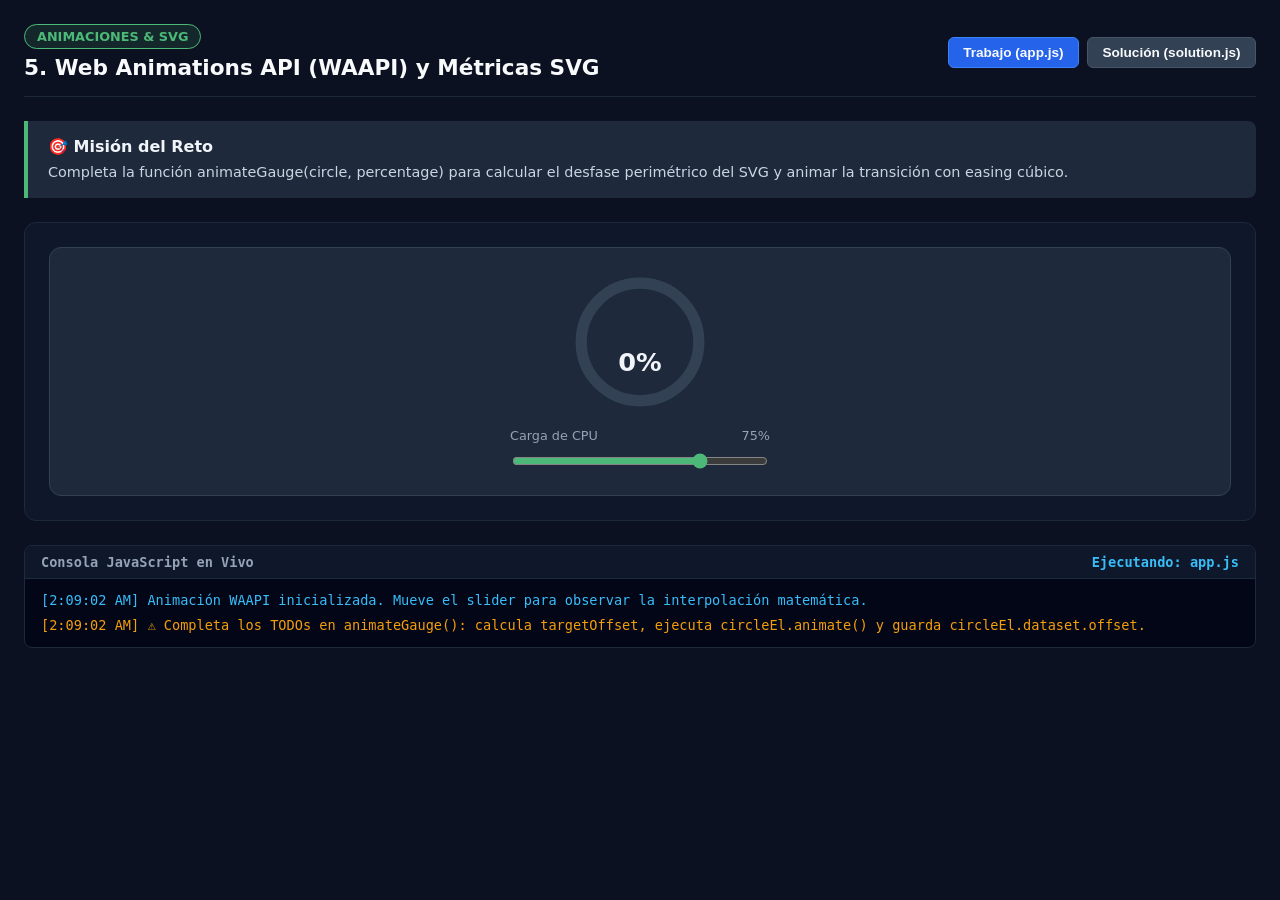
<file: retos/05-waapi-animaciones-svg/index.html>
<!DOCTYPE html>
<html lang="es">
<head>
  <meta charset="UTF-8" />
  <meta name="viewport" content="width=device-width, initial-scale=1.0" />
  <title>Reto 5 - 5. Web Animations API (WAAPI) y Métricas SVG</title>
  <style>
    * { box-sizing: border-box; }
    body {
      margin: 0;
      padding: 1.5rem;
      background: #0b1120;
      color: #f8fafc;
      font-family: system-ui, -apple-system, BlinkMacSystemFont, "Segoe UI", Roboto, sans-serif;
    }
    .header-bar {
      display: flex;
      justify-content: space-between;
      align-items: center;
      flex-wrap: wrap;
      gap: 1rem;
      padding-bottom: 1rem;
      border-bottom: 1px solid #1e293b;
      margin-bottom: 1.5rem;
    }
    .badge {
      display: inline-block;
      background: #4cb97822;
      color: #4cb978;
      border: 1px solid #4cb978;
      padding: 0.25rem 0.75rem;
      border-radius: 9999px;
      font-size: 0.8rem;
      font-weight: 700;
      text-transform: uppercase;
    }
    .btn-switch {
      background: #334155;
      color: #f8fafc;
      border: 1px solid #475569;
      padding: 0.45rem 0.9rem;
      border-radius: 6px;
      font-size: 0.85rem;
      font-weight: 600;
      cursor: pointer;
      transition: all 0.2s;
    }
    .btn-switch:hover { background: #475569; }
    .btn-switch.active {
      background: #2563eb;
      border-color: #3b82f6;
    }
    .card-mission {
      background: #1e293b;
      border-left: 4px solid #4cb978;
      border-radius: 0 8px 8px 0;
      padding: 1rem 1.25rem;
      margin-bottom: 1.5rem;
    }
    .card-mission h4 { margin: 0 0 0.35rem 0; font-size: 1rem; color: #f1f5f9; }
    .card-mission p { margin: 0; font-size: 0.9rem; color: #cbd5e1; line-height: 1.4; }
    #sandbox-root {
      background: #0f172a;
      border: 1px solid #1e293b;
      border-radius: 12px;
      padding: 1.5rem;
      min-height: 200px;
    }
    .console-panel {
      margin-top: 1.5rem;
      background: #020617;
      border: 1px solid #1e293b;
      border-radius: 8px;
      font-family: ui-monospace, SFMono-Regular, Menlo, Monaco, Consolas, monospace;
      font-size: 0.85rem;
      overflow: hidden;
    }
    .console-header {
      background: #0f172a;
      padding: 0.5rem 1rem;
      font-weight: 700;
      color: #94a3b8;
      border-bottom: 1px solid #1e293b;
      display: flex;
      justify-content: space-between;
    }
    .console-body {
      padding: 0.75rem 1rem;
      max-height: 180px;
      overflow-y: auto;
      display: flex;
      flex-direction: column;
      gap: 0.35rem;
    }
    .log-entry { line-height: 1.4; }
    .log-info { color: #38bdf8; }
    .log-warn { color: #f59e0b; }
    .log-error { color: #f87171; }
    .log-success { color: #4ade80; }
  </style>
  <link rel="stylesheet" href="styles.css" />
</head>
<body>
  <div class="header-bar">
    <div>
      <span class="badge">Animaciones & SVG</span>
      <h2 style="margin: 0.4rem 0 0 0; font-size: 1.35rem;">5. Web Animations API (WAAPI) y Métricas SVG</h2>
    </div>
    <div style="display: flex; gap: 0.5rem; align-items: center;">
      <button id="btn-starter" class="btn-switch active" onclick="loadScript('app.js')">Trabajo (app.js)</button>
      <button id="btn-solution" class="btn-switch" onclick="loadScript('solution.js')">Solución (solution.js)</button>
    </div>
  </div>

  <div class="card-mission">
    <h4>🎯 Misión del Reto</h4>
    <p>Completa la función animateGauge(circle, percentage) para calcular el desfase perimétrico del SVG y animar la transición con easing cúbico.</p>
  </div>

  <!-- Raíz de Montaje del DOM -->
  <div id="sandbox-root"></div>

  <!-- Consola en Vivo -->
  <div class="console-panel">
    <div class="console-header">
      <span>Consola JavaScript en Vivo</span>
      <span id="active-script-label" style="color: #38bdf8;">Ejecutando: app.js</span>
    </div>
    <div id="console-output" class="console-body"></div>
  </div>

  <script>
    // Interceptor de consola
    const consoleBox = document.getElementById("console-output");
    function appendLog(type, text) {
      if (!consoleBox) return;
      const el = document.createElement("div");
      el.className = "log-entry log-" + type;
      el.textContent = "[" + new Date().toLocaleTimeString() + "] " + text;
      consoleBox.appendChild(el);
      consoleBox.scrollTop = consoleBox.scrollHeight;
    }

    const _origLog = console.log;
    const _origWarn = console.warn;
    const _origError = console.error;
    const _origInfo = console.info;

    console.log = function(...args) {
      const msg = args.map(a => typeof a === 'object' ? JSON.stringify(a) : String(a)).join(' ');
      appendLog(msg.includes('✅') ? 'success' : 'info', msg);
      _origLog.apply(console, args);
    };
    console.warn = function(...args) {
      appendLog('warn', args.join(' '));
      _origWarn.apply(console, args);
    };
    console.error = function(...args) {
      appendLog('error', args.join(' '));
      _origError.apply(console, args);
    };
    console.info = function(...args) {
      appendLog('info', args.join(' '));
      _origInfo.apply(console, args);
    };

    window.addEventListener("error", function(e) {
      appendLog('error', "Error en ejecución: " + e.message);
    });

    function resetSandbox() {
      consoleBox.innerHTML = "";
      const root = document.getElementById("sandbox-root");
      if (root) root.innerHTML = "";
    }

    function runHarnessPre() {
      try {
        
// --- [HARNESS OCULTO - SETUP SVG] ---
window.PERIMETRO = 2 * Math.PI * 42;
const root = document.getElementById("sandbox-root");
if (root) {
  root.innerHTML = `
    <div class="gauge-card">
      <svg class="gauge-svg" width="140" height="140" viewBox="0 0 100 100">
        <circle class="gauge-bg" cx="50" cy="50" r="42" />
        <circle id="meter-circle" class="gauge-progress" cx="50" cy="50" r="42" stroke-dasharray="263.89" stroke-dashoffset="263.89" />
      </svg>
      <div id="meter-value" class="gauge-label">0%</div>
      <div class="slider-container">
        <div style="display: flex; justify-content: space-between; font-size: 0.8rem; color: #94a3b8;">
          <span>Carga de CPU</span>
          <span id="slider-txt">75%</span>
        </div>
        <input type="range" id="cpu-slider" min="0" max="100" value="75" />
      </div>
    </div>
  `;
}
    
      } catch(e) {
        console.error("Fallo en setup:", e.message);
      }
    }

    function runHarnessPost() {
      try {
        
setTimeout(() => {
  const circleEl = document.getElementById("meter-circle");
  const p = window.PERIMETRO || 263.89;
  if (circleEl && circleEl.dataset.offset && parseFloat(circleEl.dataset.offset) < p) {
    console.log("✅ EVALUACIÓN EXITOSA: WAAPI animando a 60 FPS con interpolación perimétrica correcta.");
  } else {
    console.warn("⚠️ Completa los TODOs en animateGauge(): calcula targetOffset, ejecuta circleEl.animate() y guarda circleEl.dataset.offset.");
  }
}, 100);
    
      } catch(e) {
        console.error("Fallo en verificación:", e.message);
      }
    }

    function loadScript(scriptName) {
      resetSandbox();
      document.getElementById("btn-starter").className = scriptName === 'app.js' ? 'btn-switch active' : 'btn-switch';
      document.getElementById("btn-solution").className = scriptName === 'solution.js' ? 'btn-switch active' : 'btn-switch';
      document.getElementById("active-script-label").textContent = "Ejecutando: " + scriptName;

      runHarnessPre();

      // Cargar script dinámicamente
      fetch(scriptName + "?t=" + Date.now())
        .then(res => res.text())
        .then(code => {
          try {
            const runner = new Function(code);
            runner();
            runHarnessPost();
          } catch(err) {
            console.error("Error (" + err.name + "): " + err.message);
          }
        })
        .catch(err => {
          console.error("Error al cargar " + scriptName + ":", err.message);
        });
    }

    // Inicializar al cargar
    window.addEventListener("DOMContentLoaded", () => {
      loadScript("app.js");
    });
  </script>
</body>
</html>
</file>
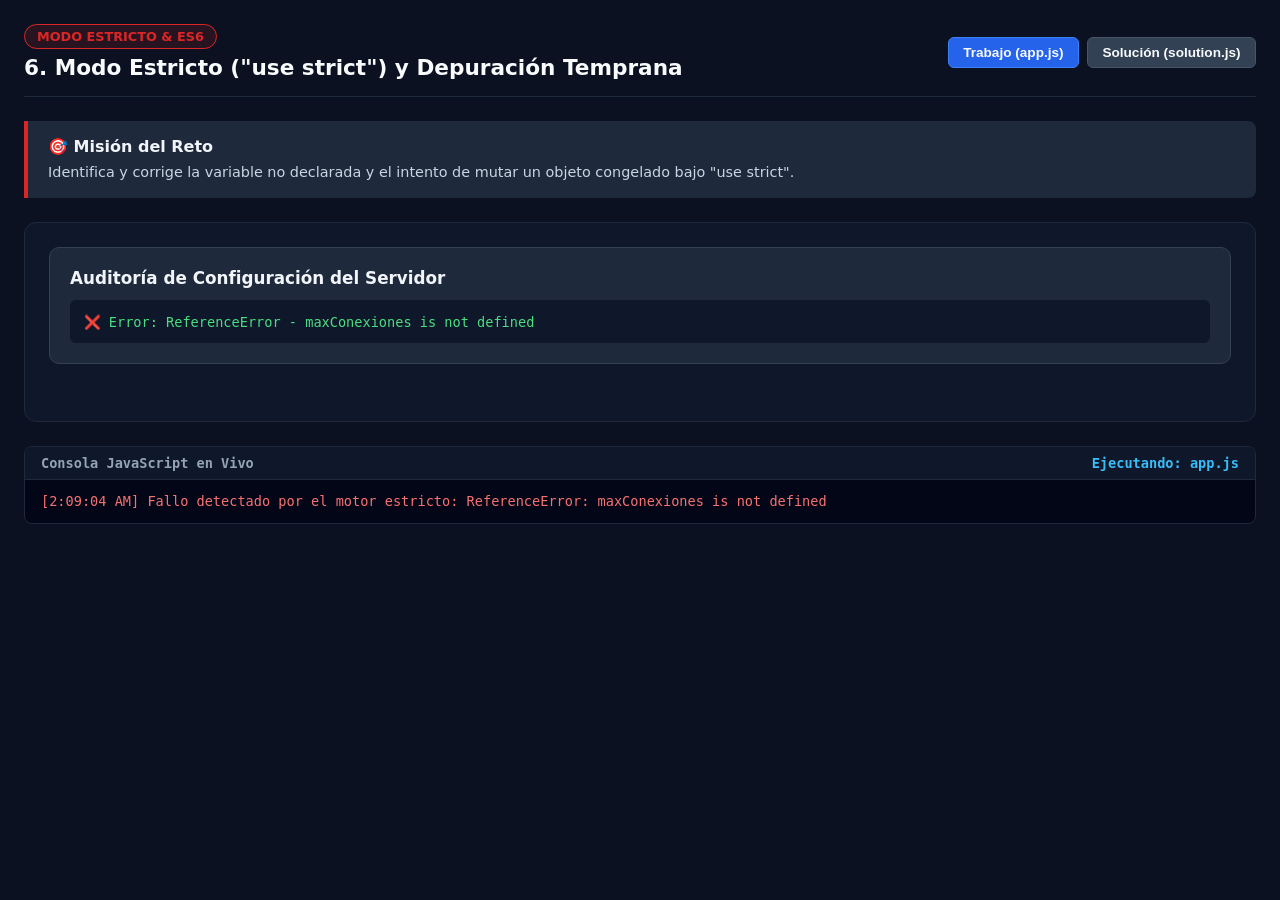
<file: retos/06-modo-estricto-diagnostico/index.html>
<!DOCTYPE html>
<html lang="es">
<head>
  <meta charset="UTF-8" />
  <meta name="viewport" content="width=device-width, initial-scale=1.0" />
  <title>Reto 6 - 6. Modo Estricto ("use strict") y Depuración Temprana</title>
  <style>
    * { box-sizing: border-box; }
    body {
      margin: 0;
      padding: 1.5rem;
      background: #0b1120;
      color: #f8fafc;
      font-family: system-ui, -apple-system, BlinkMacSystemFont, "Segoe UI", Roboto, sans-serif;
    }
    .header-bar {
      display: flex;
      justify-content: space-between;
      align-items: center;
      flex-wrap: wrap;
      gap: 1rem;
      padding-bottom: 1rem;
      border-bottom: 1px solid #1e293b;
      margin-bottom: 1.5rem;
    }
    .badge {
      display: inline-block;
      background: #dc262622;
      color: #dc2626;
      border: 1px solid #dc2626;
      padding: 0.25rem 0.75rem;
      border-radius: 9999px;
      font-size: 0.8rem;
      font-weight: 700;
      text-transform: uppercase;
    }
    .btn-switch {
      background: #334155;
      color: #f8fafc;
      border: 1px solid #475569;
      padding: 0.45rem 0.9rem;
      border-radius: 6px;
      font-size: 0.85rem;
      font-weight: 600;
      cursor: pointer;
      transition: all 0.2s;
    }
    .btn-switch:hover { background: #475569; }
    .btn-switch.active {
      background: #2563eb;
      border-color: #3b82f6;
    }
    .card-mission {
      background: #1e293b;
      border-left: 4px solid #dc2626;
      border-radius: 0 8px 8px 0;
      padding: 1rem 1.25rem;
      margin-bottom: 1.5rem;
    }
    .card-mission h4 { margin: 0 0 0.35rem 0; font-size: 1rem; color: #f1f5f9; }
    .card-mission p { margin: 0; font-size: 0.9rem; color: #cbd5e1; line-height: 1.4; }
    #sandbox-root {
      background: #0f172a;
      border: 1px solid #1e293b;
      border-radius: 12px;
      padding: 1.5rem;
      min-height: 200px;
    }
    .console-panel {
      margin-top: 1.5rem;
      background: #020617;
      border: 1px solid #1e293b;
      border-radius: 8px;
      font-family: ui-monospace, SFMono-Regular, Menlo, Monaco, Consolas, monospace;
      font-size: 0.85rem;
      overflow: hidden;
    }
    .console-header {
      background: #0f172a;
      padding: 0.5rem 1rem;
      font-weight: 700;
      color: #94a3b8;
      border-bottom: 1px solid #1e293b;
      display: flex;
      justify-content: space-between;
    }
    .console-body {
      padding: 0.75rem 1rem;
      max-height: 180px;
      overflow-y: auto;
      display: flex;
      flex-direction: column;
      gap: 0.35rem;
    }
    .log-entry { line-height: 1.4; }
    .log-info { color: #38bdf8; }
    .log-warn { color: #f59e0b; }
    .log-error { color: #f87171; }
    .log-success { color: #4ade80; }
  </style>
  <link rel="stylesheet" href="styles.css" />
</head>
<body>
  <div class="header-bar">
    <div>
      <span class="badge">Modo Estricto & ES6</span>
      <h2 style="margin: 0.4rem 0 0 0; font-size: 1.35rem;">6. Modo Estricto ("use strict") y Depuración Temprana</h2>
    </div>
    <div style="display: flex; gap: 0.5rem; align-items: center;">
      <button id="btn-starter" class="btn-switch active" onclick="loadScript('app.js')">Trabajo (app.js)</button>
      <button id="btn-solution" class="btn-switch" onclick="loadScript('solution.js')">Solución (solution.js)</button>
    </div>
  </div>

  <div class="card-mission">
    <h4>🎯 Misión del Reto</h4>
    <p>Identifica y corrige la variable no declarada y el intento de mutar un objeto congelado bajo "use strict".</p>
  </div>

  <!-- Raíz de Montaje del DOM -->
  <div id="sandbox-root"></div>

  <!-- Consola en Vivo -->
  <div class="console-panel">
    <div class="console-header">
      <span>Consola JavaScript en Vivo</span>
      <span id="active-script-label" style="color: #38bdf8;">Ejecutando: app.js</span>
    </div>
    <div id="console-output" class="console-body"></div>
  </div>

  <script>
    // Interceptor de consola
    const consoleBox = document.getElementById("console-output");
    function appendLog(type, text) {
      if (!consoleBox) return;
      const el = document.createElement("div");
      el.className = "log-entry log-" + type;
      el.textContent = "[" + new Date().toLocaleTimeString() + "] " + text;
      consoleBox.appendChild(el);
      consoleBox.scrollTop = consoleBox.scrollHeight;
    }

    const _origLog = console.log;
    const _origWarn = console.warn;
    const _origError = console.error;
    const _origInfo = console.info;

    console.log = function(...args) {
      const msg = args.map(a => typeof a === 'object' ? JSON.stringify(a) : String(a)).join(' ');
      appendLog(msg.includes('✅') ? 'success' : 'info', msg);
      _origLog.apply(console, args);
    };
    console.warn = function(...args) {
      appendLog('warn', args.join(' '));
      _origWarn.apply(console, args);
    };
    console.error = function(...args) {
      appendLog('error', args.join(' '));
      _origError.apply(console, args);
    };
    console.info = function(...args) {
      appendLog('info', args.join(' '));
      _origInfo.apply(console, args);
    };

    window.addEventListener("error", function(e) {
      appendLog('error', "Error en ejecución: " + e.message);
    });

    function resetSandbox() {
      consoleBox.innerHTML = "";
      const root = document.getElementById("sandbox-root");
      if (root) root.innerHTML = "";
    }

    function runHarnessPre() {
      try {
        
// --- [HARNESS OCULTO - AUDITORÍA] ---
const root = document.getElementById("sandbox-root");
if (root) {
  root.innerHTML = `
    <div class="audit-card">
      <h3 style="margin: 0; color: #f1f5f9; font-size: 1.05rem;">Auditoría de Configuración del Servidor</h3>
      <div id="audit-output" class="audit-log">Esperando ejecución del script...</div>
    </div>
  `;
}
    
      } catch(e) {
        console.error("Fallo en setup:", e.message);
      }
    }

    function runHarnessPost() {
      try {
        
setTimeout(() => {
  const output = document.getElementById("audit-output");
  if (output && output.textContent.includes("éxito")) {
    console.log("✅ MODO ESTRICTO APROBADO: Tu código cumple con las buenas prácticas de ECMAScript moderno.");
  }
}, 100);
    
      } catch(e) {
        console.error("Fallo en verificación:", e.message);
      }
    }

    function loadScript(scriptName) {
      resetSandbox();
      document.getElementById("btn-starter").className = scriptName === 'app.js' ? 'btn-switch active' : 'btn-switch';
      document.getElementById("btn-solution").className = scriptName === 'solution.js' ? 'btn-switch active' : 'btn-switch';
      document.getElementById("active-script-label").textContent = "Ejecutando: " + scriptName;

      runHarnessPre();

      // Cargar script dinámicamente
      fetch(scriptName + "?t=" + Date.now())
        .then(res => res.text())
        .then(code => {
          try {
            const runner = new Function(code);
            runner();
            runHarnessPost();
          } catch(err) {
            console.error("Error (" + err.name + "): " + err.message);
          }
        })
        .catch(err => {
          console.error("Error al cargar " + scriptName + ":", err.message);
        });
    }

    // Inicializar al cargar
    window.addEventListener("DOMContentLoaded", () => {
      loadScript("app.js");
    });
  </script>
</body>
</html>
</file>
<file: retos/01-dom-seguro-xss/styles.css>
.service-card {
        background: #1e293b;
        color: #f8fafc;
        border: 1px solid #334155;
        border-radius: 10px;
        padding: 1.25rem;
        margin: 0.5rem 0;
        box-shadow: 0 4px 6px -1px rgba(0, 0, 0, 0.2);
        transition: transform 0.2s ease, border-color 0.2s ease;
      }
      .service-card:hover {
        transform: translateY(-2px);
        border-color: #38bdf8;
      }
      .service-card h3 {
        margin: 0.25rem 0 0.5rem 0;
        font-size: 1.15rem;
        color: #e2e8f0;
      }
      .status-badge {
        display: inline-block;
        padding: 0.25rem 0.65rem;
        border-radius: 9999px;
        font-size: 0.75rem;
        font-weight: 700;
        text-transform: uppercase;
        letter-spacing: 0.05em;
      }
      .status-badge.active {
        background: rgba(34, 197, 94, 0.2);
        color: #4ade80;
        border: 1px solid #22c55e;
      }
      .metric-text {
        margin: 0.5rem 0 0 0;
        font-size: 0.85rem;
        color: #94a3b8;
      }
</file>
<file: retos/02-componentes-funcionales/styles.css>
.metrics-dashboard {
        display: grid;
        grid-template-columns: repeat(auto-fit, minmax(180px, 1fr));
        gap: 1rem;
      }
      .metric-card {
        background: #1e293b;
        border: 1px solid #334155;
        border-radius: 12px;
        padding: 1.25rem;
        text-align: center;
      }
      .metric-title {
        font-size: 0.82rem;
        color: #94a3b8;
        text-transform: uppercase;
        font-weight: 700;
      }
      .metric-value {
        font-size: 2rem;
        font-weight: 800;
        color: #38bdf8;
        margin: 0.5rem 0;
      }
      .metric-unit {
        font-size: 0.85rem;
        color: #64748b;
        font-weight: 400;
        margin-left: 0.25rem;
      }
      .btn-group {
        display: flex;
        gap: 0.5rem;
        justify-content: center;
        margin-top: 1rem;
      }
      .btn {
        cursor: pointer;
        border: none;
        padding: 0.45rem 0.8rem;
        border-radius: 6px;
        font-weight: 600;
        font-size: 0.8rem;
        transition: all 0.2s;
      }
      .btn-primary {
        background: #2563eb;
        color: white;
      }
      .btn-primary:hover {
        background: #1d4ed8;
      }
      .btn-secondary {
        background: #334155;
        color: #e2e8f0;
      }
      .btn-secondary:hover {
        background: #475569;
      }
</file>
<file: retos/03-delegacion-eventos/styles.css>
.services-container {
        display: flex;
        flex-direction: column;
        gap: 0.65rem;
      }
      .service-row {
        display: flex;
        align-items: center;
        justify-content: space-between;
        background: #1e293b;
        border: 1px solid #334155;
        border-radius: 8px;
        padding: 0.75rem 1rem;
        transition: opacity 0.3s ease;
      }
      .service-row.paused {
        opacity: 0.5;
        border-color: #64748b;
      }
      .service-name {
        font-weight: 600;
        color: #f1f5f9;
        font-size: 0.95rem;
      }
      .badge-state {
        font-size: 0.75rem;
        padding: 0.2rem 0.5rem;
        border-radius: 4px;
        font-weight: 700;
        margin-left: 0.5rem;
      }
      .badge-state.online {
        background: #065f46;
        color: #6ee7b7;
      }
      .badge-state.offline {
        background: #7f1d1d;
        color: #fca5a5;
      }
      .actions-group {
        display: flex;
        gap: 0.4rem;
      }
      .btn-sm {
        cursor: pointer;
        padding: 0.35rem 0.65rem;
        border-radius: 4px;
        border: none;
        font-size: 0.75rem;
        font-weight: 600;
      }
      .btn-toggle { background: #0284c7; color: white; }
      .btn-remove { background: #b91c1c; color: white; }
</file>
<file: retos/04-promesas-asincronia/styles.css>
.health-panel {
        background: #1e293b;
        border: 1px solid #334155;
        border-radius: 12px;
        padding: 1.5rem;
        text-align: center;
      }
      .health-display {
        background: #0f172a;
        border: 1px solid #1e293b;
        border-radius: 8px;
        padding: 1.25rem;
        margin: 1rem 0;
        min-height: 65px;
        display: flex;
        align-items: center;
        justify-content: center;
        font-weight: 600;
        font-size: 0.95rem;
        transition: all 0.3s ease;
      }
      .health-display.idle { color: #94a3b8; }
      .health-display.loading {
        color: #38bdf8;
        border-color: #0284c7;
        background: rgba(2, 132, 199, 0.1);
      }
      .health-display.success {
        color: #4ade80;
        border-color: #16a34a;
        background: rgba(22, 163, 74, 0.1);
      }
      .health-display.error {
        color: #f87171;
        border-color: #dc2626;
        background: rgba(220, 38, 38, 0.1);
      }
      .btn-action {
        background: #2563eb;
        color: white;
        border: none;
        padding: 0.65rem 1.25rem;
        border-radius: 6px;
        font-weight: 700;
        cursor: pointer;
        transition: background 0.2s;
      }
      .btn-action:disabled {
        opacity: 0.5;
        cursor: not-allowed;
      }
</file>
<file: retos/05-waapi-animaciones-svg/styles.css>
.gauge-card {
        background: #1e293b;
        border: 1px solid #334155;
        border-radius: 12px;
        padding: 1.5rem;
        display: flex;
        flex-direction: column;
        align-items: center;
      }
      .gauge-svg {
        transform: rotate(-90deg);
      }
      .gauge-bg {
        fill: none;
        stroke: #334155;
        stroke-width: 8;
      }
      .gauge-progress {
        fill: none;
        stroke: #4cb978;
        stroke-width: 8;
        stroke-linecap: round;
      }
      .gauge-label {
        margin-top: -65px;
        margin-bottom: 35px;
        font-size: 1.6rem;
        font-weight: 800;
        color: #f1f5f9;
      }
      .slider-container {
        width: 100%;
        max-width: 260px;
        display: flex;
        flex-direction: column;
        gap: 0.5rem;
        margin-top: 1rem;
      }
      .slider-container input {
        accent-color: #4cb978;
        cursor: pointer;
      }
</file>
<file: retos/06-modo-estricto-diagnostico/styles.css>
.audit-card {
        background: #1e293b;
        border: 1px solid #334155;
        border-radius: 10px;
        padding: 1.25rem;
      }
      .audit-log {
        background: #0f172a;
        padding: 0.85rem;
        border-radius: 6px;
        font-family: monospace;
        font-size: 0.85rem;
        color: #4ade80;
        margin-top: 0.75rem;
      }
</file>
